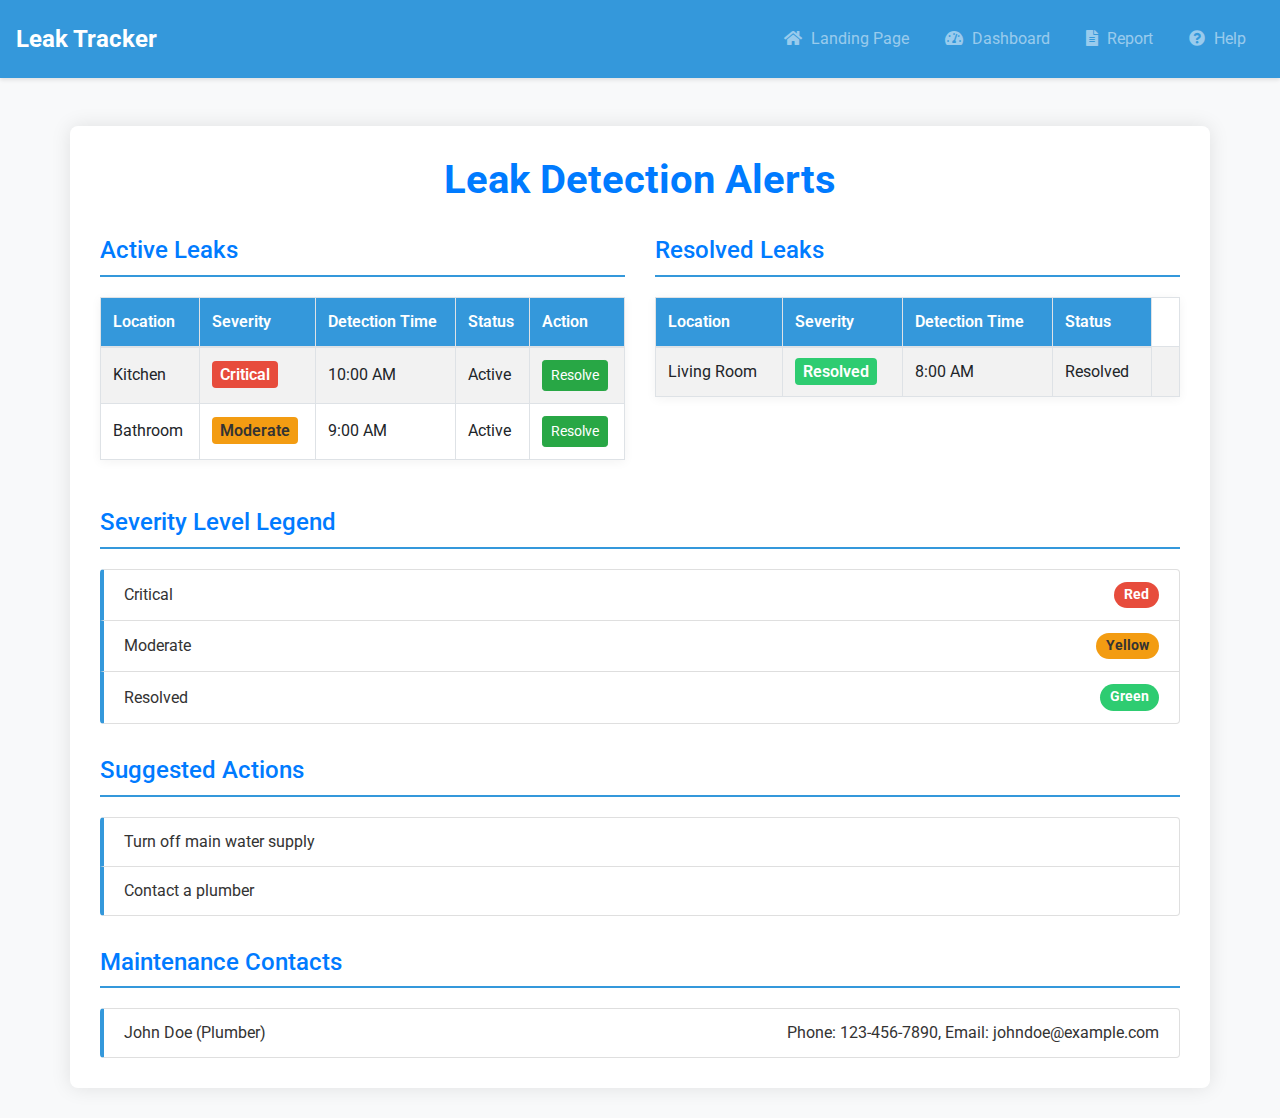
<file: Tracker.html>
<!DOCTYPE html>
<html lang="en">
<head>
    <meta charset="UTF-8">
    <meta name="viewport" content="width=device-width, initial-scale=1.0">
    <title>Leak Detection Alerts</title>
    <link href="https://fonts.googleapis.com/css2?family=Roboto:wght@400;600;700&display=swap" rel="stylesheet">
    <link rel="stylesheet" href="https://stackpath.bootstrapcdn.com/bootstrap/4.5.2/css/bootstrap.min.css">
    <link rel="stylesheet" href="https://cdnjs.cloudflare.com/ajax/libs/font-awesome/5.15.3/css/all.min.css">
    <link rel="stylesheet" href="Tracker.css">
</head>
<body>
    <nav class="navbar navbar-expand-lg navbar-dark">
        <a class="navbar-brand" href="#">Leak Tracker</a>
        <button class="navbar-toggler" type="button" data-toggle="collapse" data-target="#navbarNav" aria-controls="navbarNav" aria-expanded="false" aria-label="Toggle navigation">
            <span class="navbar-toggler-icon"></span>
        </button>
        <div class="collapse navbar-collapse" id="navbarNav">
            <ul class="navbar-nav ml-auto">
                <li class="nav-item"><a class="nav-link" href="index.html"><i class="fas fa-home"></i> Landing Page</a></li>
                <li class="nav-item"><a class="nav-link" href="Leak-Dashboard.html"><i class="fas fa-tachometer-alt"></i> Dashboard</a></li>
                <li class="nav-item"><a class="nav-link" href="Reports.html"><i class="fas fa-file-alt"></i> Report</a></li>
                <li class="nav-item"><a class="nav-link" href="help.html"><i class="fas fa-question-circle"></i> Help</a></li>
            </ul>
        </div>
    </nav>

    <div class="container mt-5">
        <h1 class="text-center text-primary">Leak Detection Alerts</h1>
        <div class="row mt-4">
            <div class="col-md-6">
                <h2 class="text-primary">Active Leaks</h2>
                <table class="table table-striped table-bordered">
                    <thead>
                        <tr>
                            <th>Location</th>
                            <th>Severity</th>
                            <th>Detection Time</th>
                            <th>Status</th>
                            <th>Action</th>
                        </tr>
                    </thead>
                    <tbody id="activeLeaks">
                        <!-- Active leaks will be populated here -->
                    </tbody>
                </table>
            </div>
            <div class="col-md-6">
                <h2 class="text-primary">Resolved Leaks</h2>
                <table class="table table-striped table-bordered">
                    <thead>
                        <tr>
                            <th>Location</th>
                            <th>Severity</th>
                            <th>Detection Time</th>
                            <th>Status</th>
                        </tr>
                    </thead>
                    <tbody id="resolvedLeaks">
                        <!-- Resolved leaks will be populated here -->
                    </tbody>
                </table>
            </div>
        </div>
        <div class="row mt-4">
            <div class="col-md-12">
                <h2 class="text-primary">Severity Level Legend</h2>
                <ul class="list-group">
                    <li class="list-group-item d-flex justify-content-between align-items-center">
                        Critical
                        <span class="badge badge-danger">Red</span>
                    </li>
                    <li class="list-group-item d-flex justify-content-between align-items-center">
                        Moderate
                        <span class="badge badge-warning">Yellow</span>
                    </li>
                    <li class="list-group-item d-flex justify-content-between align-items-center">
                        Resolved
                        <span class="badge badge-success">Green</span>
                    </li>
                </ul>
            </div>
        </div>
        <div class="row mt-4">
            <div class="col-md-12">
                <h2 class="text-primary">Suggested Actions</h2>
                <ul class="list-group">
                    <li class="list-group-item">Turn off main water supply</li>
                    <li class="list-group-item">Contact a plumber</li>
                </ul>
            </div>
        </div>
        <div class="row mt-4">
            <div class="col-md-12">
                <h2 class="text-primary">Maintenance Contacts</h2>
                <ul class="list-group">
                    <li class="list-group-item d-flex justify-content-between align-items-center">
                        John Doe (Plumber)
                        <span>Phone: 123-456-7890, Email: johndoe@example.com</span>
                    </li>
                </ul>
            </div>
        </div>
    </div>

    <script src="https://code.jquery.com/jquery-3.5.1.min.js"></script>
    <script src="https://stackpath.bootstrapcdn.com/bootstrap/4.5.2/js/bootstrap.min.js"></script>
    <script src="Tracker.js"></script>
</body>
</html>
</file>
<file: Tracker.css>
body {
    font-family: 'Roboto', Arial, sans-serif;
    background-color: #f8f9fa;
    color: #333;
}

.navbar {
    background-color: #3498db;
    padding: 1rem;
    box-shadow: 0 2px 4px rgba(0,0,0,0.1);
}

.navbar-brand {
    font-weight: 700;
    font-size: 1.5rem;
    color: white;
}

.navbar-nav .nav-link {
    color: white;
    font-size: 16px;
    transition: color 0.3s ease, transform 0.3s ease;
    margin: 0 10px;
}

.navbar-nav .nav-link:hover {
    color: #ffd700;
    transform: translateY(-2px);
}

.navbar-nav .nav-link i {
    margin-right: 5px;
}

.container {
    background-color: white;
    border-radius: 8px;
    box-shadow: 0 0 20px rgba(0, 0, 0, 0.1);
    padding: 30px;
    margin-top: 30px;
    margin-bottom: 30px;
}

h1.text-center {
    color: #2c3e50;
    margin-bottom: 30px;
    font-weight: 700;
}

h2.text-primary {
    color: #3498db;
    font-size: 1.5rem;
    margin-bottom: 20px;
    border-bottom: 2px solid #3498db;
    padding-bottom: 10px;
}

.table {
    box-shadow: 0 2px 10px rgba(0, 0, 0, 0.05);
}

.table th {
    background-color: #3498db;
    color: white;
    font-weight: 600;
}

.table th, .table td {
    vertical-align: middle;
}

.badge {
    font-size: 0.9em;
    padding: 6px 10px;
    border-radius: 20px;
}

.badge-danger {
    background-color: #e74c3c;
}

.badge-warning {
    background-color: #f39c12;
    color: #333;
}

.badge-success {
    background-color: #2ecc71;
}

.severity-critical,
.severity-moderate,
.severity-resolved {
    color: white;
    padding: 4px 8px;
    border-radius: 4px;
    font-weight: 600;
}

.severity-critical {
    background-color: #e74c3c;
}

.severity-moderate {
    background-color: #f39c12;
    color: #333;
}

.severity-resolved {
    background-color: #2ecc71;
}

.list-group-item {
    border-left: 4px solid #3498db;
    transition: background-color 0.3s ease;
}

.list-group-item:hover {
    background-color: #f8f9fa;
}

.mt-4 {
    margin-top: 2rem !important;
}

@media (max-width: 991px) {
    .navbar-nav {
        padding-top: 1rem;
    }
}

@media (max-width: 768px) {
    .container {
        padding: 15px;
    }
}
</file>
